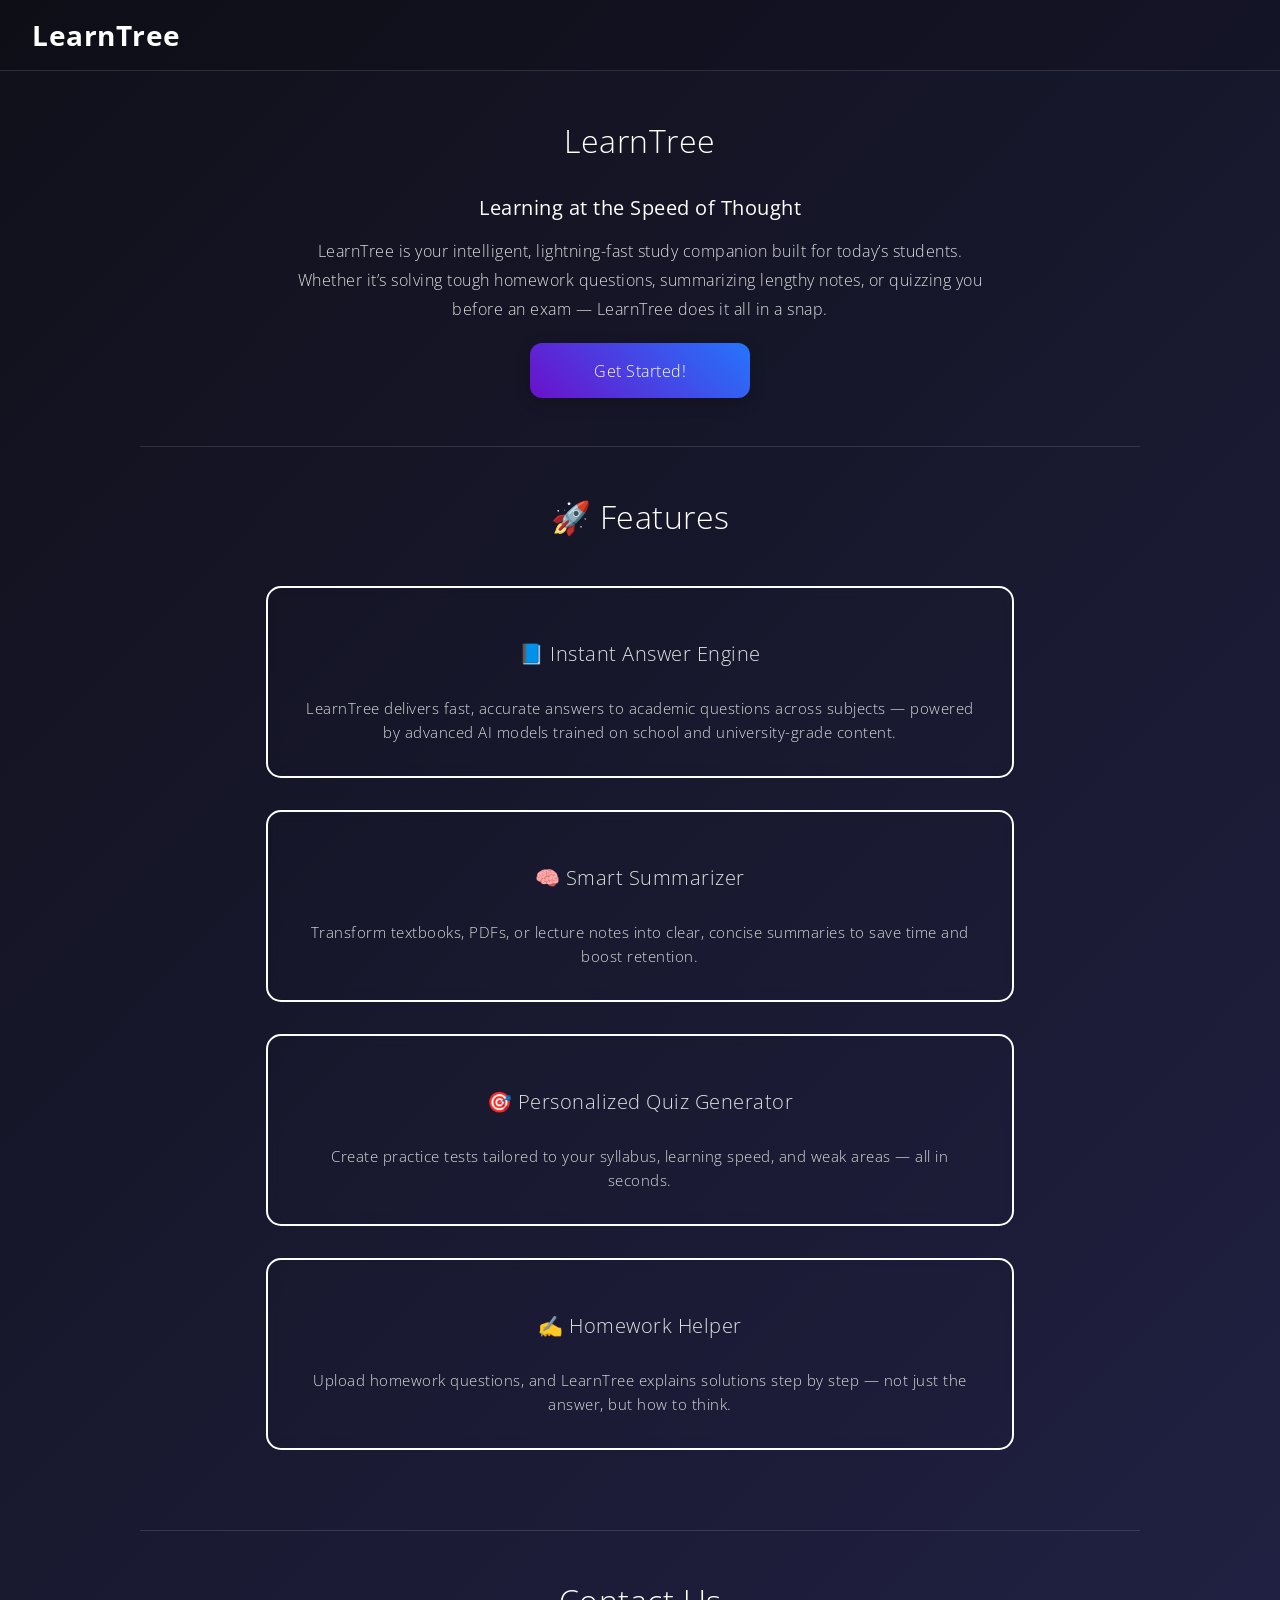
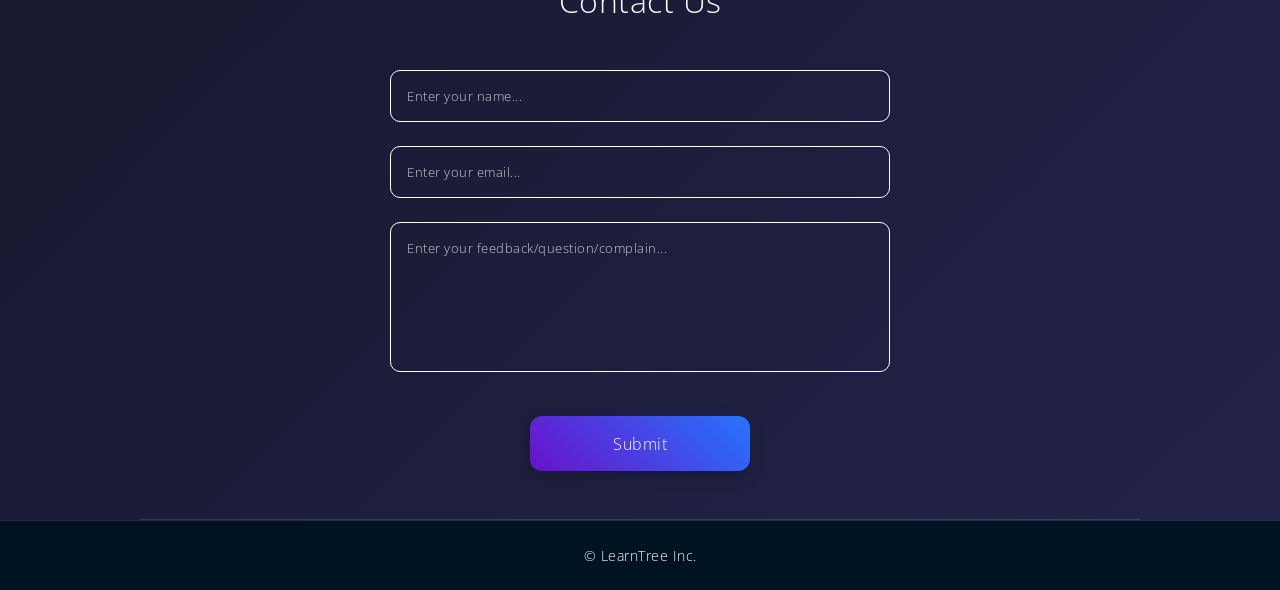
<file: cbse/client/index.html>
<!DOCTYPE html>
<html lang="en">

<head>
    <meta charset="UTF-8">
    <meta name="viewport" content="width=device-width, initial-scale=1.0">
    <title>LearnTree</title>
    <link rel="stylesheet" href="style.css">
    <link rel="icon" href="favicon.ico" type="image/x-icon">
</head>

<body>
    <header>
        <h1 style="background: none;">LearnTree</h1>
    </header>

    <main>
        <section id="home" class="hero-section">
            <h1>LearnTree</h1>
            <h2>Learning at the Speed of Thought</h2>
            <p class="description">
                LearnTree is your intelligent, lightning-fast study companion built for today’s students. Whether it’s
                solving tough homework questions, summarizing lengthy notes, or quizzing you before an exam — LearnTree
                does it all in a snap.
            </p>
            <button onclick="Options()" class="nice">Get Started!</button>
        </section>

        <section id="features">
            <h1>🚀 Features</h1>
            <ul class="feature-list">
                <li>
                    <h3>📘 Instant Answer Engine</h3>
                    <p>LearnTree delivers fast, accurate answers to academic questions across subjects — powered by
                        advanced AI models trained on school and university-grade content.</p>
                </li>
                <li>
                    <h3>🧠 Smart Summarizer</h3>
                    <p>Transform textbooks, PDFs, or lecture notes into clear, concise summaries to save time and boost
                        retention.</p>
                </li>
                <li>
                    <h3>🎯 Personalized Quiz Generator</h3>
                    <p>Create practice tests tailored to your syllabus, learning speed, and weak areas — all in
                        seconds.</p>
                </li>

                <li>
                    <h3>✍️ Homework Helper</h3>
                    <p>Upload homework questions, and LearnTree explains solutions step by step — not just the answer,
                        but
                        how to think.</p>
                </li>
            </ul>
        </section>

        <section id="contact">
            <h1>Contact Us</h1>
            <form>
                <input type="text" placeholder="Enter your name...">
                <input type="email" placeholder="Enter your email...">
                <textarea placeholder="Enter your feedback/question/complain..."></textarea>
                <button class="nice">Submit</button>
            </form>
        </section>
    </main>

    <footer>
        &copy; LearnTree Inc.
    </footer>

    <script>
        function Options() {
            window.location.href = "pages/options.html"
        }
    </script>
</body>

</html>
</file>
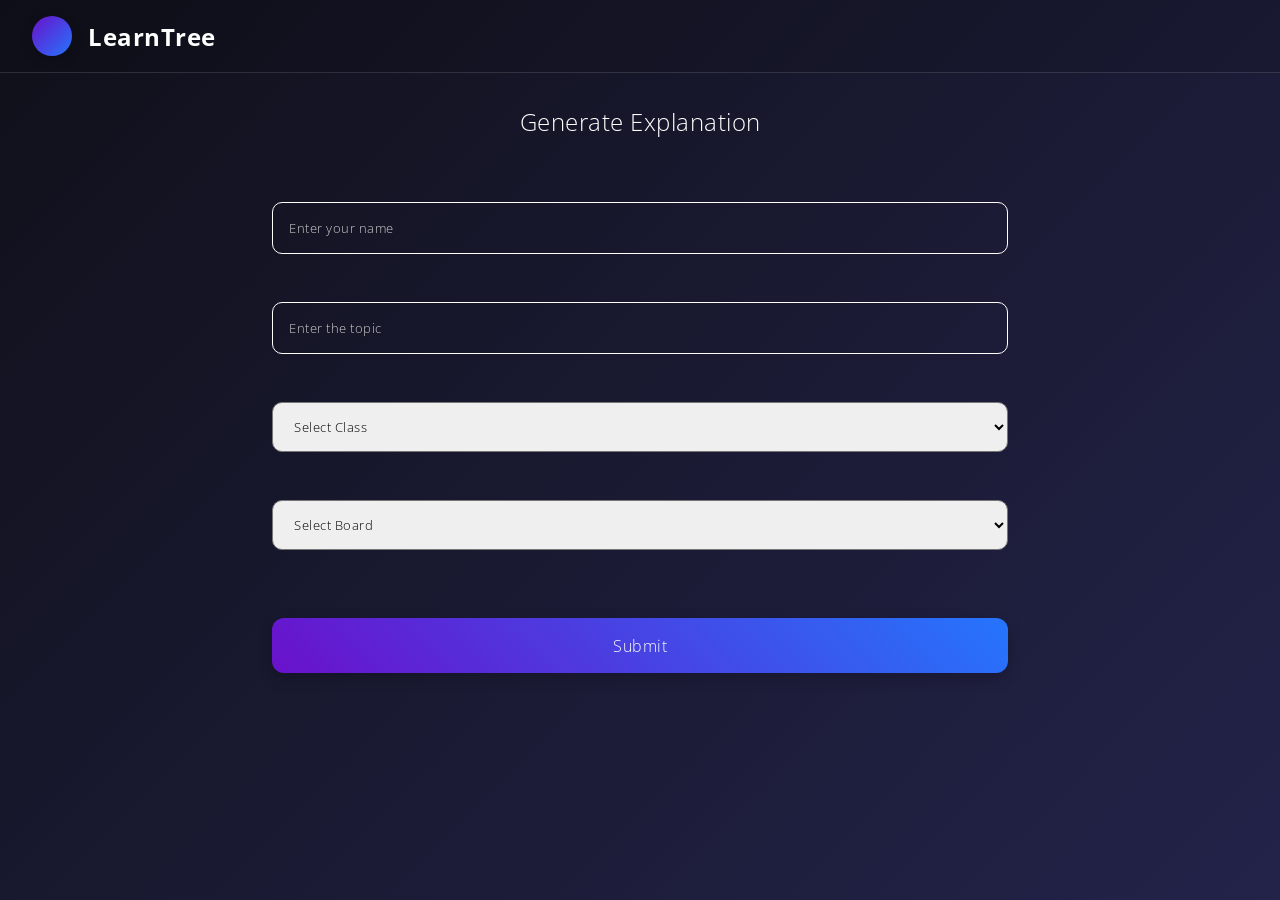
<file: cbse/client/pages/explanation.html>
<!DOCTYPE html>
<html lang="en">

<head>
    <meta charset="UTF-8">
    <meta name="viewport" content="width=device-width, initial-scale=1.0">
    <title>Snappo | Explanation Generator</title>
    <link rel="stylesheet" href="../style.css">
    <style>
        .container {
            max-width: 800px;
            margin: auto;
            padding: 2rem;
            width: 100%;
        }

        .form-group {
            display: flex;
            flex-direction: column;
            align-items: center;
            justify-content: center;
            margin-bottom: 1.5rem;
            width: 100%;
        }

        textarea.output {
            margin-top: 2rem;
            height: 200px;
            resize: vertical;
        }

        .form-group input {
            max-width: 800px;
            width: 100%;
        }

        .form-group select {
            height: 50px;
            width: 100%;
            color: black;
            padding-left: 17px;
            outline: none;
            border-radius: 10px;
        }

        .form-group select option {
            color: black;
        }

        .btn-download {
            margin-top: 1rem;
            background: #20c997;
            border: none;
        }

        .btn-download:hover {
            background: #38d9a9;
        }

        #explanationForm button {
            max-width: 800px;
            width: 100%;
        }
    </style>
</head>

<body>
    <header>
        <a href="javascript:history.back()" class="back-arrow" title="Go back"></a>
        <h1 class="logo" style="margin-left: 1rem; font-size: 24px;">LearnTree</h1>
    </header>

    <main class="container">
        <h2 style="text-align: center; margin-bottom: 2rem;">Generate Explanation</h2>
        <form id="explanationForm">
            <div class="form-group">
                <input type="text" id="name" placeholder="Enter your name" required>
            </div>

            <div class="form-group">
                <input type="text" id="topic" placeholder="Enter the topic" required>
            </div>

            <div class="form-group">
                <select id="class" required>
                    <option value="">Select Class</option>
                    <option>6</option>
                    <option>7</option>
                    <option>8</option>
                    <option>9</option>
                    <option>10</option>
                    <option>11</option>
                    <option>12</option>
                </select>
            </div>

            <div class="form-group">
                <select id="board" required>
                    <option value="">Select Board</option>
                    <option>CBSE</option>
                    <option>ICSE</option>
                    <option>State Board</option>
                    <option>Andhra Pradesh Board of Secondary Education</option>
                    <option>Assam Higher Secondary Education Council</option>
                    <option>Bihar School Examination Board</option>
                    <option>Chhattisgarh Board of Secondary Education</option>
                    <option>Goa Board of Secondary and Higher Secondary Education</option>
                    <option>Gujarat Secondary and Higher Secondary Education Board</option>
                    <option>Board of Secondary Education, Haryana</option>
                    <option>Himachal Pradesh Board of School Education</option>
                    <option>Jammu and Kashmir Board of School Education</option>
                    <option>Jharkhand Academic Council</option>
                    <option>Karnataka Secondary Education Examination Board</option>
                    <option>Kerala Board of Public Examinations</option>
                    <option>Board of Secondary Education, Madhya Pradesh</option>
                    <option>Maharashtra State Board of Secondary and Higher Secondary Education</option>
                    <option>Board of Secondary Education, Manipur</option>
                    <option>Meghalaya Board of School Education</option>
                    <option>Mizoram Board of School Education</option>
                    <option>Nagaland Board of School Education</option>
                    <option>Board of Secondary Education, Odisha</option>
                    <option>Punjab School Education Board</option>
                    <option>Board of Secondary Education, Rajasthan</option>
                    <option>Tamil Nadu State Board</option>
                    <option>Telangana Board of Secondary Education</option>
                    <option>Tripura Board of Secondary Education</option>
                    <option>Uttar Pradesh Madhyamik Shiksha Parishad</option>
                    <option>Uttarakhand Board of School Education</option>
                    <option>West Bengal Board of Secondary Education</option>
                    <option>Delhi Board of School Education (DBSE)</option>
                </select>
            </div>

            <button type="submit" class="nice">Submit</button>
        </form>


    </main>

    <script>
        const form = document.getElementById('explanationForm');


        form.addEventListener('submit', function (e) {
            e.preventDefault();

            const name = document.getElementById('name').value.trim();
            const topic = document.getElementById('topic').value.trim();
            const selectedClass = document.getElementById('class').value;
            const board = document.getElementById('board').value;

            if (!name || !topic || !selectedClass || !board) {
                alert("Please fill in all fields correctly.");
                return;
            }

            const payload = {
                name: name,
                topic: topic,
                class: selectedClass,
                board: board
            };
            window.location.href = `explained.html?name=${encodeURIComponent(payload.name)}&topic=${payload.topic}&class=${payload.class}&board=${payload.board}`
        });

    </script>
</body>

</html>
</file>
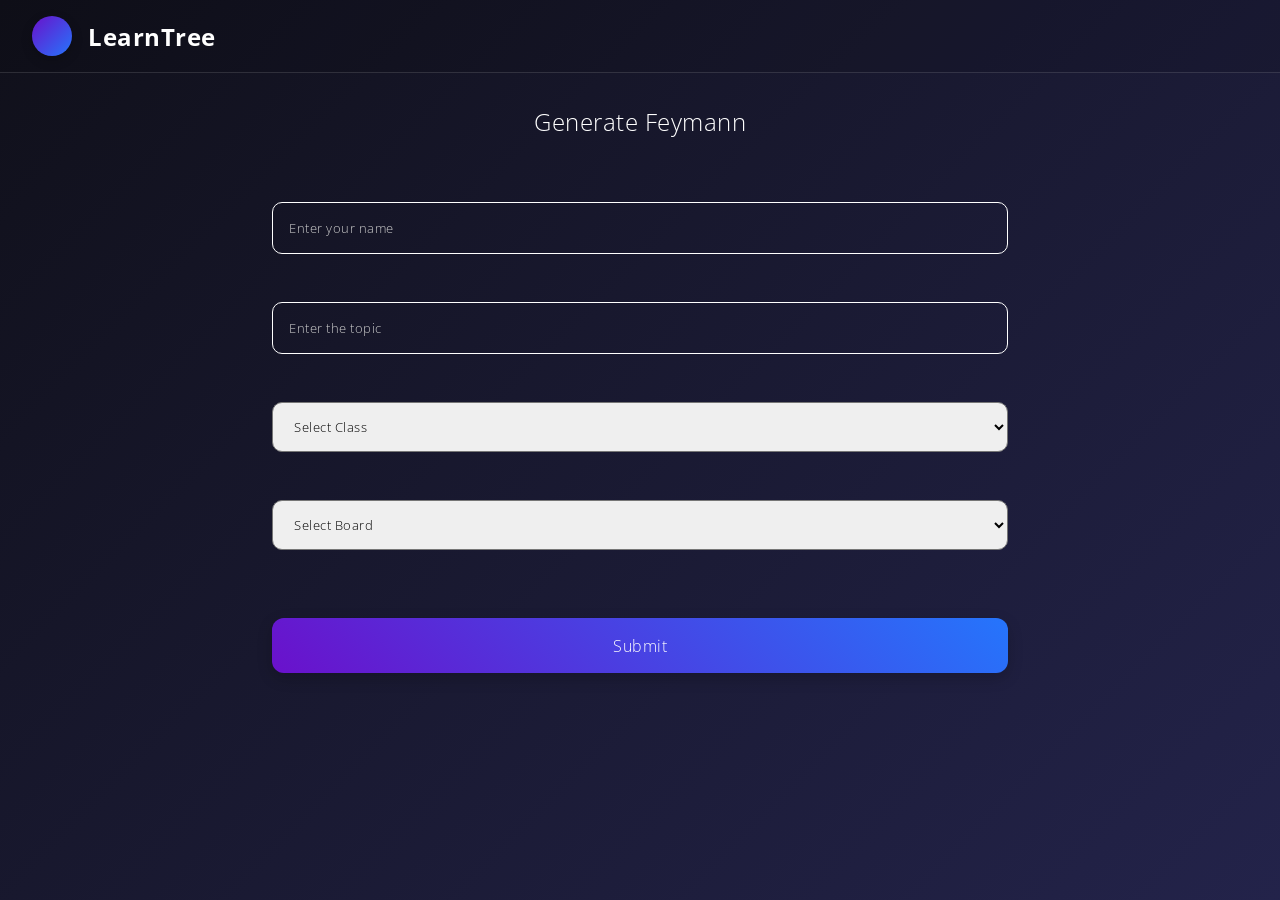
<file: cbse/client/pages/feymann.html>
<!DOCTYPE html>
<html lang="en">
<head>
    <meta charset="UTF-8">
    <meta name="viewport" content="width=device-width, initial-scale=1.0">
    <title>Document</title>
    <link rel="stylesheet" href="../style.css">
    <style>
        .container {
            max-width: 800px;
            margin: auto;
            padding: 2rem;
            width: 100%;
        }

        .form-group {
            display: flex;
            flex-direction: column;
            align-items: center;
            justify-content: center;
            margin-bottom: 1.5rem;
            width: 100%;
        }

        textarea.output {
            margin-top: 2rem;
            height: 200px;
            resize: vertical;
        }

        .form-group input {
            max-width: 800px;
            width: 100%;
        }

        .form-group select {
            height: 50px;
            width: 100%;
            color: black;
            padding-left: 17px;
            outline: none;
            border-radius: 10px;
        }

        .form-group select option {
            color: black;
        }

        .btn-download {
            margin-top: 1rem;
            background: #20c997;
            border: none;
        }

        .btn-download:hover {
            background: #38d9a9;
        }

        #explanationForm button {
            max-width: 800px;
            width: 100%;
        }
    </style>
</head>
<body>
     <header>
        <a href="javascript:history.back()" class="back-arrow" title="Go back"></a>
        <h1 class="logo" style="margin-left: 1rem; font-size: 24px;">LearnTree</h1>
    </header>
    
    <main class="container">
        <h2 style="text-align: center; margin-bottom: 2rem;">Generate Feymann</h2>
        <form id="explanationForm">
            <div class="form-group">
                <input type="text" id="name" placeholder="Enter your name" required>
            </div>

            <div class="form-group">
                <input type="text" id="topic" placeholder="Enter the topic" required>
            </div>

            <div class="form-group">
                <select id="class" required>
                    <option value="">Select Class</option>
                    <option>6</option>
                    <option>7</option>
                    <option>8</option>
                    <option>9</option>
                    <option>10</option>
                    <option>11</option>
                    <option>12</option>
                </select>
            </div>

            <div class="form-group">
                <select id="board" required>
                    <option value="">Select Board</option>
                    <option>CBSE</option>
                    <option>ICSE</option>
                    <option>State Board</option>
                    <option>Andhra Pradesh Board of Secondary Education</option>
                    <option>Assam Higher Secondary Education Council</option>
                    <option>Bihar School Examination Board</option>
                    <option>Chhattisgarh Board of Secondary Education</option>
                    <option>Goa Board of Secondary and Higher Secondary Education</option>
                    <option>Gujarat Secondary and Higher Secondary Education Board</option>
                    <option>Board of Secondary Education, Haryana</option>
                    <option>Himachal Pradesh Board of School Education</option>
                    <option>Jammu and Kashmir Board of School Education</option>
                    <option>Jharkhand Academic Council</option>
                    <option>Karnataka Secondary Education Examination Board</option>
                    <option>Kerala Board of Public Examinations</option>
                    <option>Board of Secondary Education, Madhya Pradesh</option>
                    <option>Maharashtra State Board of Secondary and Higher Secondary Education</option>
                    <option>Board of Secondary Education, Manipur</option>
                    <option>Meghalaya Board of School Education</option>
                    <option>Mizoram Board of School Education</option>
                    <option>Nagaland Board of School Education</option>
                    <option>Board of Secondary Education, Odisha</option>
                    <option>Punjab School Education Board</option>
                    <option>Board of Secondary Education, Rajasthan</option>
                    <option>Tamil Nadu State Board</option>
                    <option>Telangana Board of Secondary Education</option>
                    <option>Tripura Board of Secondary Education</option>
                    <option>Uttar Pradesh Madhyamik Shiksha Parishad</option>
                    <option>Uttarakhand Board of School Education</option>
                    <option>West Bengal Board of Secondary Education</option>
                    <option>Delhi Board of School Education (DBSE)</option>
                </select>
            </div>

            <button type="submit" class="nice">Submit</button>
        </form>


    </main>
<script>
     const form = document.getElementById('explanationForm');


        form.addEventListener('submit', function (e) {
            e.preventDefault();

            const name = document.getElementById('name').value.trim();
            const topic = document.getElementById('topic').value.trim();
            const selectedClass = document.getElementById('class').value;
            const board = document.getElementById('board').value;

            if (!name || !topic || !selectedClass || !board) {
                alert("Please fill in all fields correctly.");
                return;
            }

            const payload = {
                name: name,
                topic: topic,
                class: selectedClass,
                board: board
            };
            window.location.href = `feymanned.html?name=${encodeURIComponent(payload.name)}&topic=${payload.topic}&class=${payload.class}&board=${payload.board}`
        });

</script>
</body>
</html>
</file>
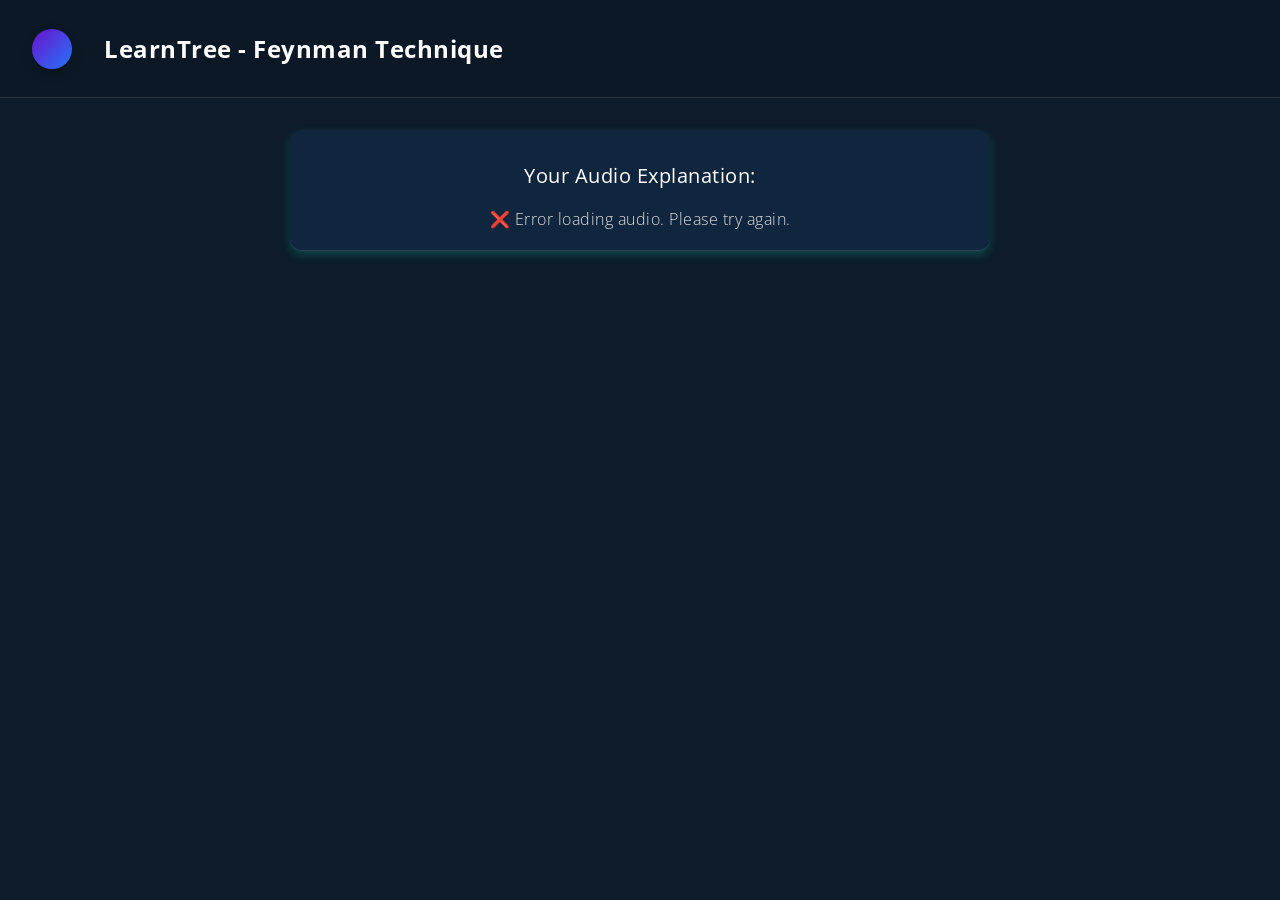
<file: cbse/client/pages/feymanned.html>
<!DOCTYPE html>
<html lang="en">

<head>
    <meta charset="UTF-8" />
    <meta name="viewport" content="width=device-width, initial-scale=1.0" />
    <title>Feynman Assistant - LearnTree</title>
    <link rel="stylesheet" href="../style.css" />
    <style>
        body {
            margin: 0;
            font-family: Arial, sans-serif;
            background: #0d1b2a;
            color: #f8f9fa;
        }

        header.feynman-header h1 {
            padding: 1rem;
            text-align: center;
        }

        /* Loader and spinner styles */
        #loader {
            display: flex;
            align-items: center;
            justify-content: center;
            flex-direction: column;
            margin-top: 2rem;
        }

        .spinner {
            width: 50px;
            height: 50px;
            border: 5px solid #ccc;
            border-top: 5px solid #20c997;
            border-radius: 50%;
            animation: spin 1s linear infinite;
            margin-top: 20px;
        }

        @keyframes spin {
            0% {
                transform: rotate(0deg);
            }

            100% {
                transform: rotate(360deg);
            }
        }

        #result {
            max-width: 700px;
            margin: 2rem auto;
            padding: 1rem;
            background-color: #10263f;
            border-radius: 12px;
            box-shadow: 0 4px 10px rgba(0, 255, 200, 0.2);
            text-align: center;
        }

        audio {
            width: 100%;
        }
    </style>
</head>

<body>
    <header class="feynman-header">
        <a href="javascript:history.back()" class="back-arrow" title="Go back"></a>
        <h1 class="logo" style="margin-left: 1rem; font-size: 24px;">LearnTree - Feynman Technique</h1>
    </header>

    <div id="loader">
        <p id="loader-text">Loading explanation...</p>
        <div class="spinner"></div>
    </div>

    <section id="result" class="feynman-result" style="display: none;">
        <h2>Your Audio Explanation:</h2>
        <audio id="audio-player" controls style="margin-top: 1rem;"></audio>
    </section>

    <script>
        const params = new URLSearchParams(window.location.search);
        const payload = {
            name: params.get("name") || "",
            topic: params.get("topic") || "",
            class: params.get("class") || "",
            board: params.get("board") || ""
        };

        async function sendValue(data) {
            const loader = document.getElementById("loader");
            const resultDiv = document.getElementById("result");
            const audioPlayer = document.getElementById("audio-player");
            const loaderText = document.getElementById("loader-text");

            const loadingMessages = [
                "Implementing Feynman Technique...",
                "Creating your audio explanation...",
                "Hang tight, this will be worth it!"
            ];

            let msgIndex = 0;
            const interval = setInterval(() => {
                loaderText.textContent = loadingMessages[msgIndex % loadingMessages.length];
                msgIndex++;
            }, 2000);

            try {
                loader.style.display = "flex";
                resultDiv.style.display = "none";

                // Don't send if required params are missing
                if (!data.name || !data.topic || !data.class || !data.board) {
                    throw new Error("Missing required parameters.");
                }

                const response = await fetch("http://127.0.0.1:5000/generate_audio", {
                    method: "POST",
                    headers: {
                        "Content-Type": "application/json"
                    },
                    body: JSON.stringify(data)
                });

                if (!response.ok) throw new Error("Failed to get audio.");

                const audioBlob = await response.blob();
                const audioUrl = URL.createObjectURL(audioBlob);

                clearInterval(interval);
                loader.style.display = "none";
                resultDiv.style.display = "block";
                audioPlayer.src = audioUrl;
            } catch (error) {
                clearInterval(interval);
                loader.style.display = "none";
                resultDiv.style.display = "block";
                audioPlayer.outerHTML = "<p>❌ Error loading audio. Please try again.</p>";
                console.error("Error:", error);
            }
        }

        window.onload = () => {
            sendValue(payload);
        };
    </script>

</body>

</html>
</file>
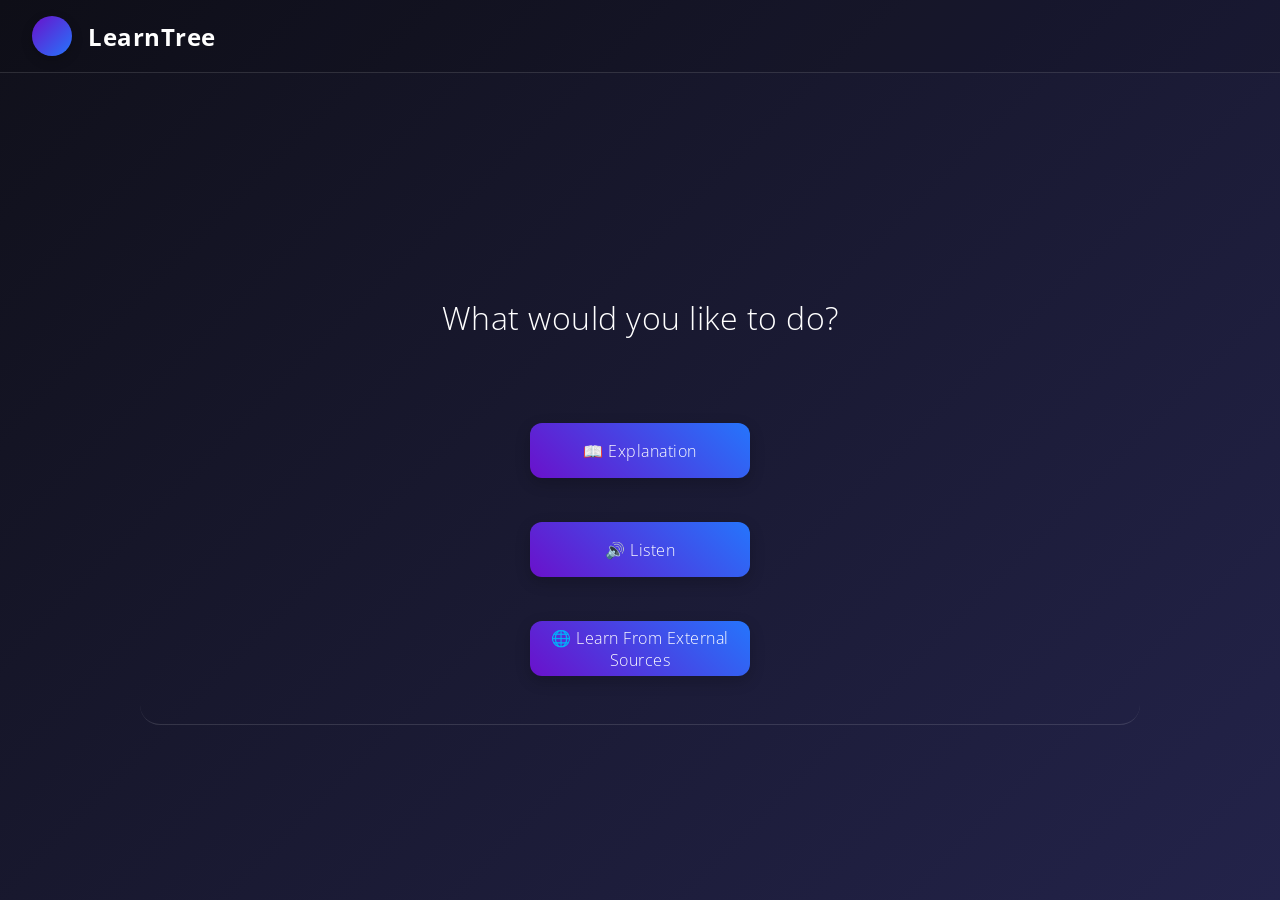
<file: cbse/client/pages/options.html>
<!DOCTYPE html>
<html lang="en">

<head>
    <meta charset="UTF-8">
    <meta name="viewport" content="width=device-width, initial-scale=1.0">
    <title>Snappo Options</title>
    <link rel="stylesheet" href="../style.css">
</head>

<body>
    <header>
        <a href="javascript:history.back()" class="back-arrow" title="Go back"></a>
        <h1 class="logo" style="margin-left: 1rem; font-size: 24px;">LearnTree</h1>
    </header>

    <main>
        <section style="padding-top: 3rem;border-radius: 20px;">
            <h1>What would you like to do?</h1>
            <div style="margin-top: 3rem; display: flex; flex-direction: column; align-items: center; gap: 1.5rem;">
                <button class="nice" onclick="window.location.href='explanation.html'">📖 Explanation</button>
                <button class="nice" onclick="window.location.href='feymann.html'">🔊 Listen</button>
                <button class="nice">🌐 Learn From External Sources</button>
            </div>
        </section>
    </main>
</body>

</html>
</file>
<file: cbse/client/style.css>
/* ===================== GLOBAL STYLES ===================== */
@import url("https://fonts.googleapis.com/css2?family=Open+Sans:ital,wght@0,300..800;1,300..800&display=swap");
* {
  padding: 0;
  margin: 0;
  box-sizing: border-box;
  font-family: "Open Sans", sans-serif;

  color: white;
  letter-spacing: 0.5px;
  font-weight: 300;
  scrollbar-width: thin;

  scrollbar-color: #ffffff50 #001b34;
}

::-webkit-scrollbar {
  width: 10px;
}

::-webkit-scrollbar-track {
  background: #001b34;
  border-radius: 10px;
}

::-webkit-scrollbar-thumb {
  background: #ffffff40;
  border-radius: 10px;
  border: 2px solid #002647;
}

::-webkit-scrollbar-thumb:hover {
  background: #ffffff70;
}

html {
  scroll-behavior: smooth;
}

body {
  background: linear-gradient(135deg, #10101a 0%, #23234a 100%);
  min-height: 100vh;
  display: flex;
  flex-direction: column;
}

/* ===================== HEADER ===================== */
header {
  display: flex;
  align-items: center;
  padding: 1rem 2rem;
  position: sticky;
  top: 0;
  z-index: 1000;
  border-bottom: 1px solid #ffffff20;
  background: rgba(0, 0, 0, 0.1);
}

header h1 {
  font-size: 28px;
  font-weight: bold;
}

.back-arrow {
  font-size: 30px;
  text-decoration: none;
  width: 40px;
  padding-top: 0;
  text-align: center;
  height: 40px;
  border-radius: 50%;
  background: linear-gradient(135deg, #6a11cb, #2575fc);
  color: white;
  display: flex;
  align-items: center;
  justify-content: center;
  font-weight: bold;
  box-shadow: 0 4px 12px rgba(0, 0, 0, 0.2);
  transition: transform 0.3s ease, box-shadow 0.3s ease;
}

.back-arrow:hover {
  transform: scale(1.1) rotate(-5deg);
  box-shadow: 0 6px 16px rgba(0, 0, 0, 0.3);
  background: linear-gradient(135deg, #2575fc, #6a11cb);
}

/* ===================== MAIN ===================== */
main {
  flex: 1;
  display: flex;
  flex-direction: column;
  align-items: center;
}

section {
  width: 100%;
  max-width: 1000px;
  padding: 3rem 2rem;
  margin: auto;
  display: flex;
  flex-direction: column;
  align-items: center;
  border-bottom: 1px solid #ffffff20;
  text-align: center;
  background: none;
}

section h1 {
  font-size: 32px;
  margin-bottom: 1rem;
  background: none;
}

section h2 {
  font-size: 20px;
  font-weight: 400;
  margin-top: 1rem;
  background: none;
}

.description,
section h3,
section p {
  font-size: 16px;
  max-width: 700px;
  margin-top: 1rem;
  line-height: 1.8;
  color: #e0e0e0;
  background: none;
}

/* ===================== FEATURE LIST ===================== */
.feature-list {
  list-style: none;
  width: 80%;
  margin-top: 2rem;
}

.feature-list li {
  border-radius: 15px;
  padding: 2rem;
  margin-bottom: 2rem;
  display: flex;
  align-items: center;
  justify-content: center;
  border: 2px solid white;
  flex-direction: column;
  backdrop-filter: blur(6px);
  transition: all ease-in-out 0.2s;
}

.feature-list li h3 {
  font-size: 20px;
  margin-bottom: 0.5rem;
}

.feature-list li p {
  font-size: 15px;
  line-height: 1.6;
  color: #dddddd;
}

/* ===================== BUTTON ===================== */
.nice {
  width: 220px;
  height: 55px;
  font-size: 16px;
  cursor: pointer;
  border: none;
  border-radius: 12px;
  color: white;
  margin-top: 20px;
  background: linear-gradient(45deg, #6a11cb, #2575fc);
  box-shadow: 0 5px 15px rgba(0, 0, 0, 0.2);
  position: relative;
  overflow: hidden;
  transition: transform 0.3s ease, box-shadow 0.3s ease;
}

.nice::before {
  content: "";
  position: absolute;
  top: 0;
  left: -75%;
  width: 50%;
  height: 100%;
  background: rgba(255, 255, 255, 0.3);
  transform: skewX(-25deg);
  transition: all 0.5s;
}

.nice:hover::before {
  left: 125%;
}

.nice:hover {
  transform: translateY(-5px) scale(1.05);
  box-shadow: 0 10px 20px rgba(0, 0, 0, 0.3);
}

/* ===================== FORM ===================== */
form {
  display: flex;
  flex-direction: column;
  align-items: center;
  gap: 1.5rem;
  width: 100%;
  margin-top: 2rem;
  background: none;
}

form input,
form textarea {
  width: 100%;
  max-width: 500px;
  padding: 1rem;
  border: 1px solid white;
  border-radius: 10px;
  background: none;
  outline: none;
  color: white;
  resize: none;
}

form textarea {
  height: 150px;
}

form input::placeholder,
form textarea::placeholder {
  color: #ccc;
}

form button {
  width: 100%;
  max-width: 500px;
}

/* ===================== FOOTER ===================== */
footer {
  width: 100%;
  height: 70px;
  background-color: #001323;
  display: flex;
  align-items: center;
  justify-content: center;
  color: white;
  font-size: 14px;
  border-top: 1px solid #ffffff20;
}

/* ===================== RESPONSIVE ===================== */
@media (max-width: 768px) {
  .logo {
    font-size: 22px;
  }

  section h1 {
    font-size: 26px;
  }

  .description {
    font-size: 14px;
  }

  .nice {
    width: 90%;
    max-width: 300px;
  }

  form input,
  form textarea,
  form button {
    width: 90%;
  }
}
</file>
